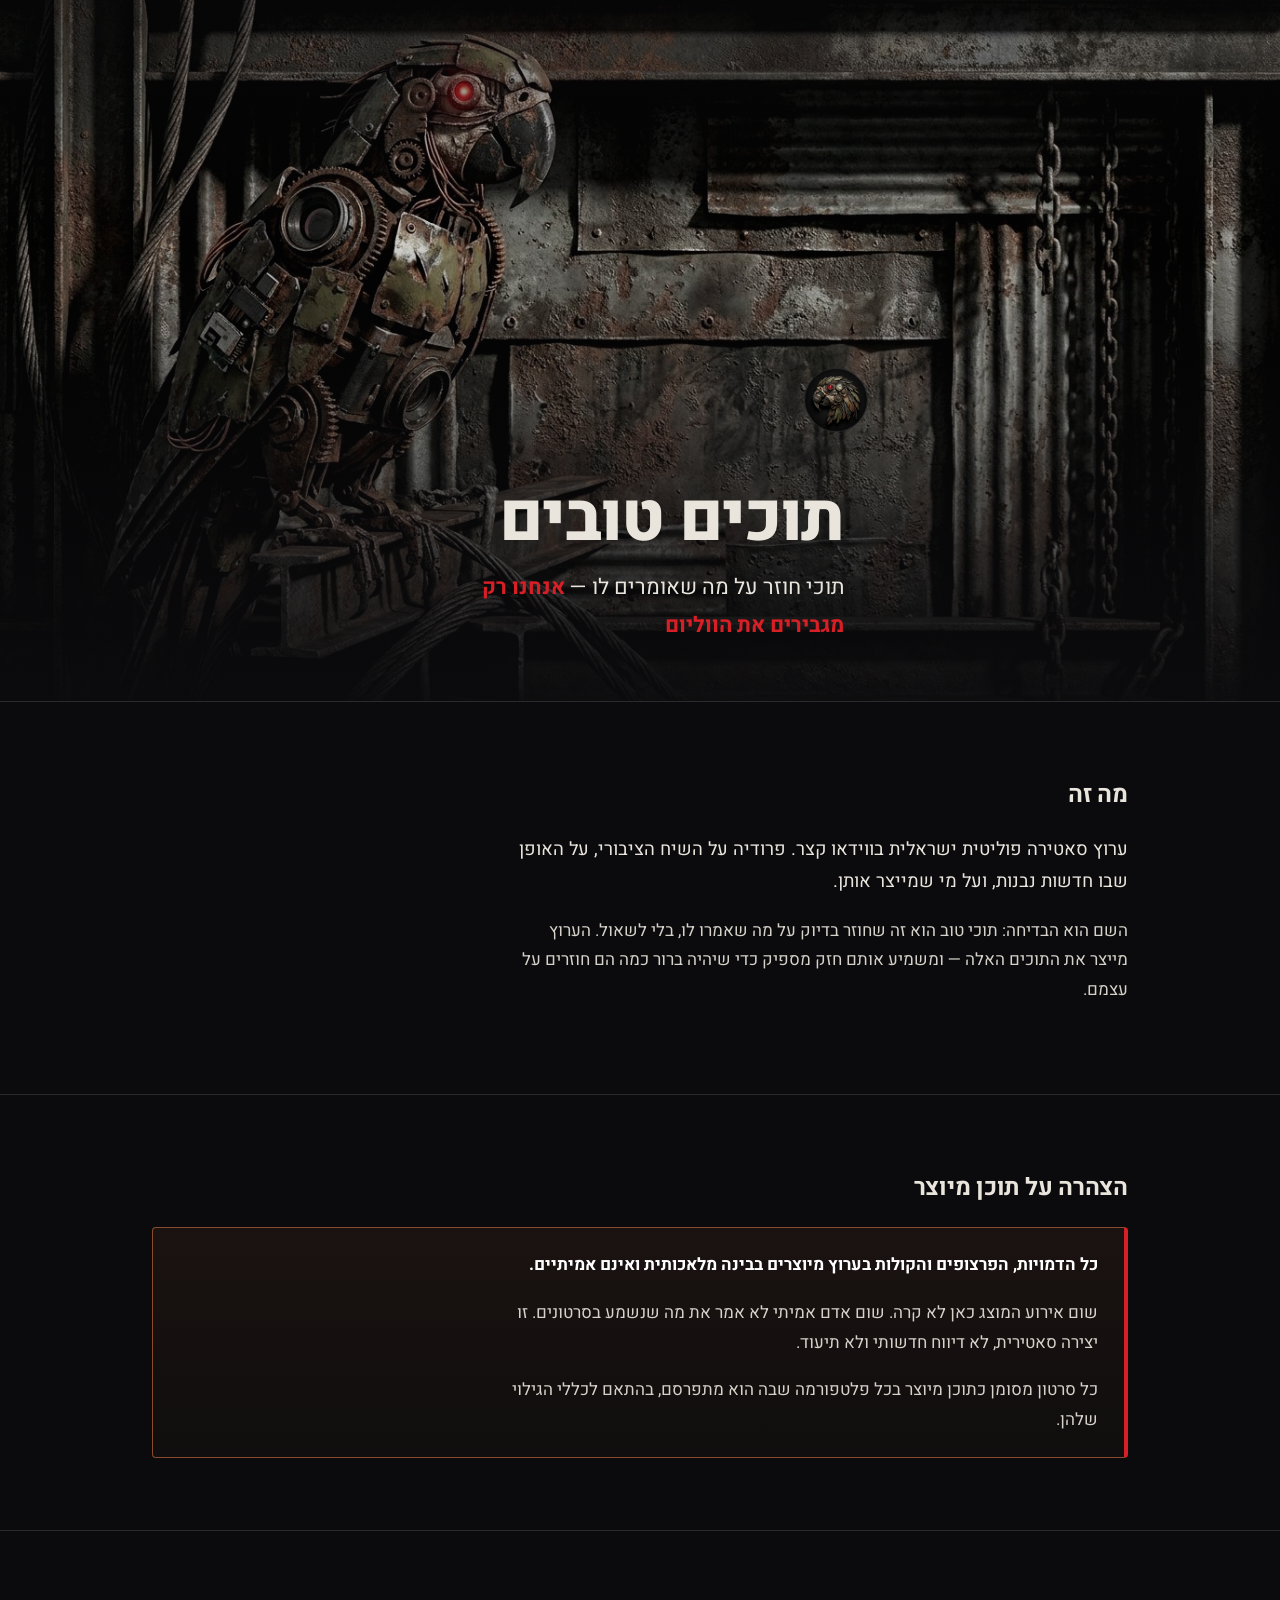
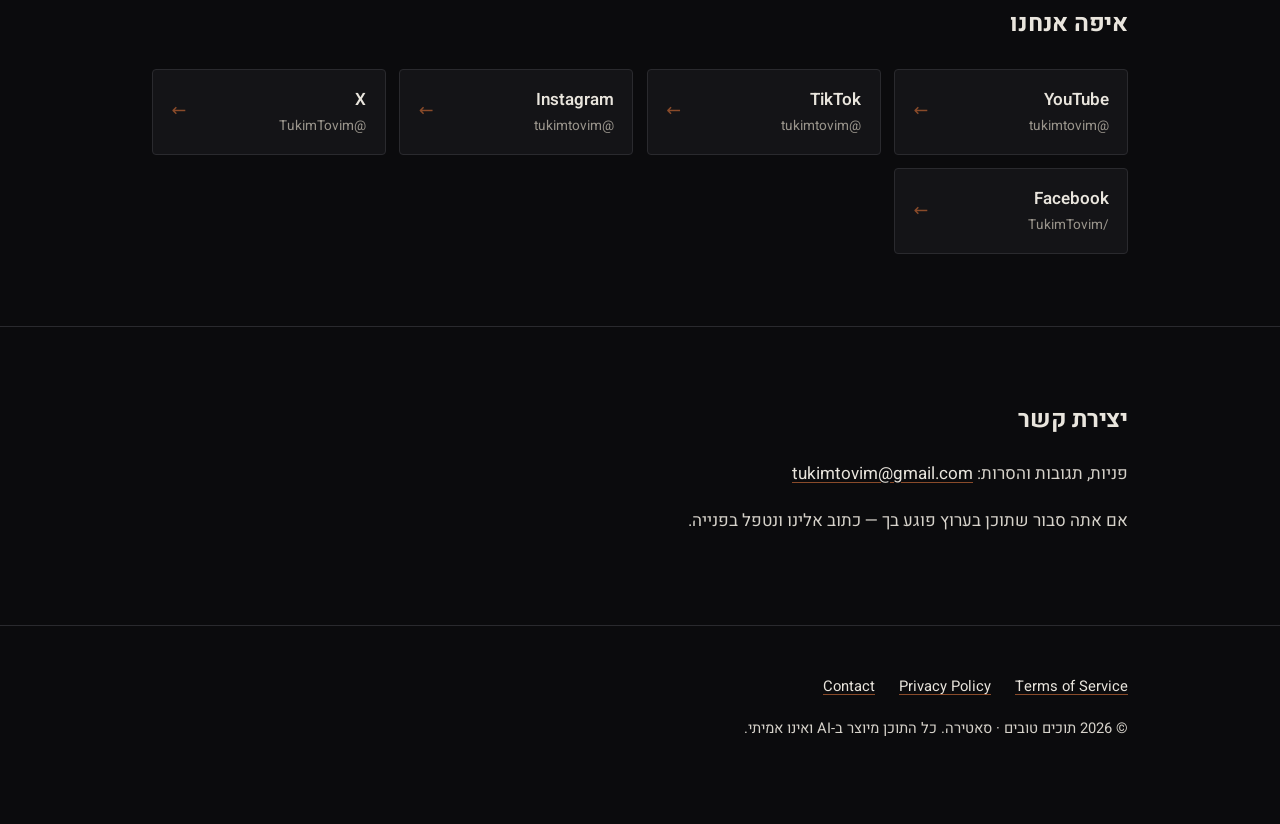
<file: index.html>
<!doctype html>
<html lang="he" dir="rtl">
<head>
<meta charset="utf-8">
<meta name="viewport" content="width=device-width,initial-scale=1">
<title>תוכים טובים — סאטירה פוליטית מיוצרת ב-AI</title>
<meta name="description" content="ערוץ סאטירה פוליטית ישראלית. כל הדמויות, הפרצופים והקולות מיוצרים בבינה מלאכותית ואינם אמיתיים.">
<meta property="og:title" content="תוכים טובים — סאטירה פוליטית מיוצרת ב-AI">
<meta property="og:description" content="תוכי חוזר על מה שאומרים לו. אנחנו רק מגבירים את הווליום.">
<meta property="og:image" content="assets/banner.jpg">
<meta property="og:type" content="website">
<link rel="icon" href="assets/icon.png">
<link rel="preconnect" href="https://fonts.googleapis.com">
<link rel="preconnect" href="https://fonts.gstatic.com" crossorigin>
<link href="https://fonts.googleapis.com/css2?family=Heebo:wght@400;600;800&display=swap" rel="stylesheet">
<link rel="stylesheet" href="style.css">
</head>
<body>

<header class="hero">
  <img src="assets/banner.jpg" alt="תוכי מכני בנוי מגרוטאות מתכת, עדשות מצלמה וכבלים">
  <div class="wrap">
    <div class="brand">
      <img src="assets/mark.png" alt="">
      <span></span>
    </div>
    <h1>תוכים טובים</h1>
    <p class="tagline">תוכי חוזר על מה שאומרים לו — <b>אנחנו רק מגבירים את הווליום</b></p>
  </div>
</header>

<main>
  <section>
    <div class="wrap">
      <h2>מה זה</h2>
      <p class="lede">ערוץ סאטירה פוליטית ישראלית בווידאו קצר. פרודיה על השיח הציבורי,
      על האופן שבו חדשות נבנות, ועל מי שמייצר אותן.</p>
      <p>השם הוא הבדיחה: תוכי טוב הוא זה שחוזר בדיוק על מה שאמרו לו, בלי לשאול.
      הערוץ מייצר את התוכים האלה — ומשמיע אותם חזק מספיק כדי שיהיה ברור כמה הם חוזרים על עצמם.</p>
    </div>
  </section>

  <section>
    <div class="wrap">
      <h2>הצהרה על תוכן מיוצר</h2>
      <div class="disclose">
        <p><strong>כל הדמויות, הפרצופים והקולות בערוץ מיוצרים בבינה מלאכותית ואינם אמיתיים.</strong></p>
        <p>שום אירוע המוצג כאן לא קרה. שום אדם אמיתי לא אמר את מה שנשמע בסרטונים.
        זו יצירה סאטירית, לא דיווח חדשותי ולא תיעוד.</p>
        <p>כל סרטון מסומן כתוכן מיוצר בכל פלטפורמה שבה הוא מתפרסם, בהתאם לכללי הגילוי שלהן.</p>
      </div>
    </div>
  </section>

  <section>
    <div class="wrap">
      <h2>איפה אנחנו</h2>
      <div class="grid">
        <a class="card" href="https://www.youtube.com/@tukimtovim" rel="me noopener" target="_blank">
          <span class="name">YouTube<span class="at">@tukimtovim</span></span><span class="arrow">←</span></a>
        <a class="card" href="https://www.tiktok.com/@tukimtovim" rel="me noopener" target="_blank">
          <span class="name">TikTok<span class="at">@tukimtovim</span></span><span class="arrow">←</span></a>
        <a class="card" href="https://www.instagram.com/tukimtovim/" rel="me noopener" target="_blank">
          <span class="name">Instagram<span class="at">@tukimtovim</span></span><span class="arrow">←</span></a>
        <a class="card" href="https://x.com/TukimTovim" rel="me noopener" target="_blank">
          <span class="name">X<span class="at">@TukimTovim</span></span><span class="arrow">←</span></a>
        <a class="card" href="https://www.facebook.com/TukimTovim" rel="me noopener" target="_blank">
          <span class="name">Facebook<span class="at">/TukimTovim</span></span><span class="arrow">←</span></a>
      </div>
    </div>
  </section>

  <section>
    <div class="wrap">
      <h2>יצירת קשר</h2>
      <p>פניות, תגובות והסרות: <a href="mailto:tukimtovim@gmail.com">tukimtovim@gmail.com</a></p>
      <p>אם אתה סבור שתוכן בערוץ פוגע בך — כתוב אלינו ונטפל בפנייה.</p>
    </div>
  </section>
</main>

<footer>
  <div class="wrap">
    <nav>
      <a href="terms.html">Terms of Service</a>
      <a href="privacy.html">Privacy Policy</a>
      <a href="mailto:tukimtovim@gmail.com">Contact</a>
    </nav>
    <p>© 2026 תוכים טובים · סאטירה. כל התוכן מיוצר ב-AI ואינו אמיתי.</p>
  </div>
</footer>

</body>
</html>
</file>
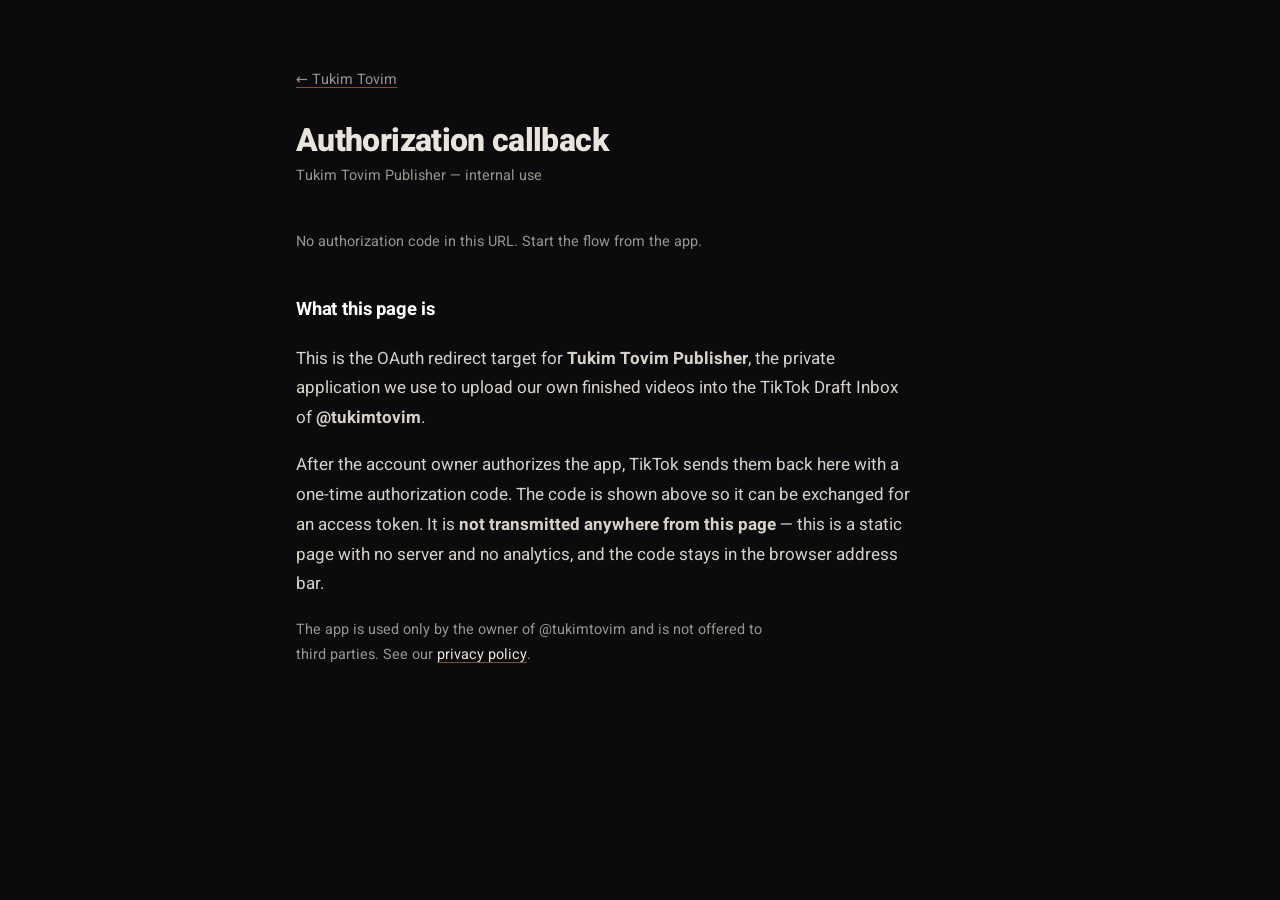
<file: oauth.html>
<!doctype html>
<html lang="en" dir="ltr">
<head>
<meta charset="utf-8">
<meta name="viewport" content="width=device-width,initial-scale=1">
<meta name="robots" content="noindex,nofollow">
<title>Authorization callback — Tukim Tovim Publisher</title>
<link rel="icon" href="assets/icon.png">
<link rel="preconnect" href="https://fonts.googleapis.com">
<link rel="preconnect" href="https://fonts.gstatic.com" crossorigin>
<link href="https://fonts.googleapis.com/css2?family=Heebo:wght@400;600;800&display=swap" rel="stylesheet">
<link rel="stylesheet" href="style.css">
<style>
  .code{
    font-family:ui-monospace,SFMono-Regular,Menlo,Consolas,monospace; font-size:.95rem;
    background:var(--ink-2); border:1px solid var(--line); border-radius:4px;
    padding:1rem 1.1rem; word-break:break-all; user-select:all; color:#fff; margin:0 0 1rem;
  }
  .copy{
    font:inherit; font-weight:600; cursor:pointer; color:var(--paper);
    background:var(--rust); border:0; border-radius:4px; padding:.6rem 1.4rem;
  }
  .copy:hover{background:var(--alarm)}
  .fail{border-color:var(--alarm)}
  .muted{color:var(--paper-dim); font-size:.9rem}
</style>
</head>
<body>
<div class="wrap legal">
  <a class="back" href="index.html">&larr; Tukim Tovim</a>
  <h1>Authorization callback</h1>
  <p class="updated">Tukim Tovim Publisher &mdash; internal use</p>

  <div id="out"></div>

  <h2>What this page is</h2>
  <p>This is the OAuth redirect target for <strong>Tukim Tovim Publisher</strong>, the
  private application we use to upload our own finished videos into the TikTok
  Draft Inbox of <strong>@tukimtovim</strong>.</p>
  <p>After the account owner authorizes the app, TikTok sends them back here with a
  one-time authorization code. The code is shown above so it can be exchanged for an
  access token. It is <strong>not transmitted anywhere from this page</strong> &mdash;
  this is a static page with no server and no analytics, and the code stays in the
  browser address bar.</p>
  <p class="muted">The app is used only by the owner of @tukimtovim and is not offered
  to third parties. See our <a href="privacy.html">privacy policy</a>.</p>
</div>

<script>
(function () {
  var q = new URLSearchParams(location.search);
  var out = document.getElementById("out");

  function block(title, body, bad) {
    var h = document.createElement("h2"); h.textContent = title; h.style.marginTop = "0";
    var p = document.createElement("p"); p.className = "code" + (bad ? " fail" : "");
    p.textContent = body;
    out.appendChild(h); out.appendChild(p);
    return p;
  }

  var err = q.get("error") || q.get("error_code");
  if (err) {
    block("Authorization failed", err + (q.get("error_description") ? " — " + q.get("error_description") : ""), true);
    return;
  }

  var code = q.get("code");
  if (!code) {
    var p = document.createElement("p");
    p.className = "muted";
    p.textContent = "No authorization code in this URL. Start the flow from the app.";
    out.appendChild(p);
    return;
  }

  var pre = block("Authorization code", code, false);
  var st = q.get("state");
  if (st) block("state", st, false);

  function copier(label, text) {
    var b = document.createElement("button");
    b.className = "copy"; b.type = "button"; b.textContent = label;
    b.style.marginInlineEnd = ".6rem";
    b.onclick = function () {
      navigator.clipboard.writeText(text).then(
        function () { b.textContent = "Copied \u2713"; },
        function () { b.textContent = "Select it above and copy manually"; }
      );
    };
    return b;
  }

  var sandbox = /^sb-/.test(q.get("state") || "");   // our auth command prefixes sandbox state
  // single quotes: the code contains '!', which bash would treat as history expansion
  var cmd = "python3 tiktok_publisher.py token '" + code + "'" + (sandbox ? " --sandbox" : "");
  block("Exchange it with", cmd, false);

  out.appendChild(copier("Copy code", code));
  out.appendChild(copier("Copy command", cmd));

  var note = document.createElement("p");
  note.className = "muted";
  note.style.marginTop = "1rem";
  note.textContent = "This code expires within minutes and can be exchanged only once.";
  out.appendChild(note);
})();
</script>
</body>
</html>
</file>
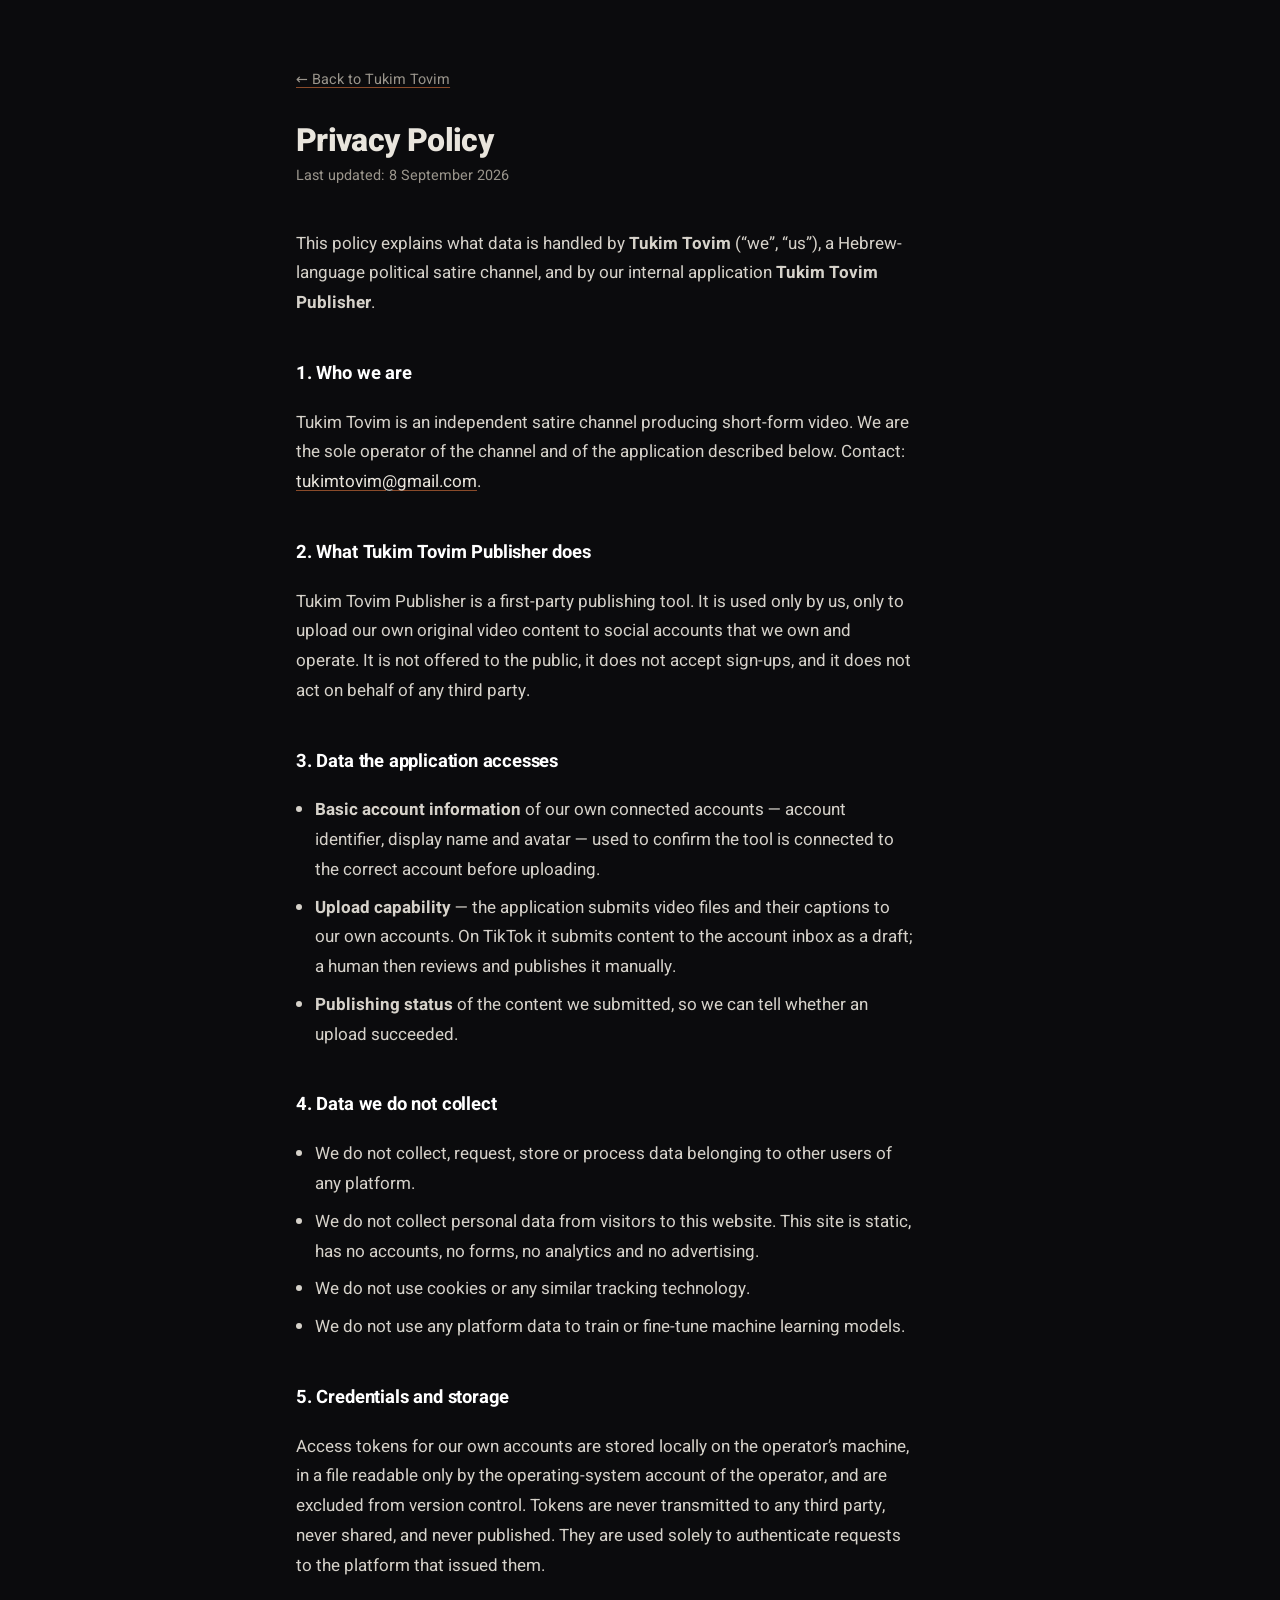
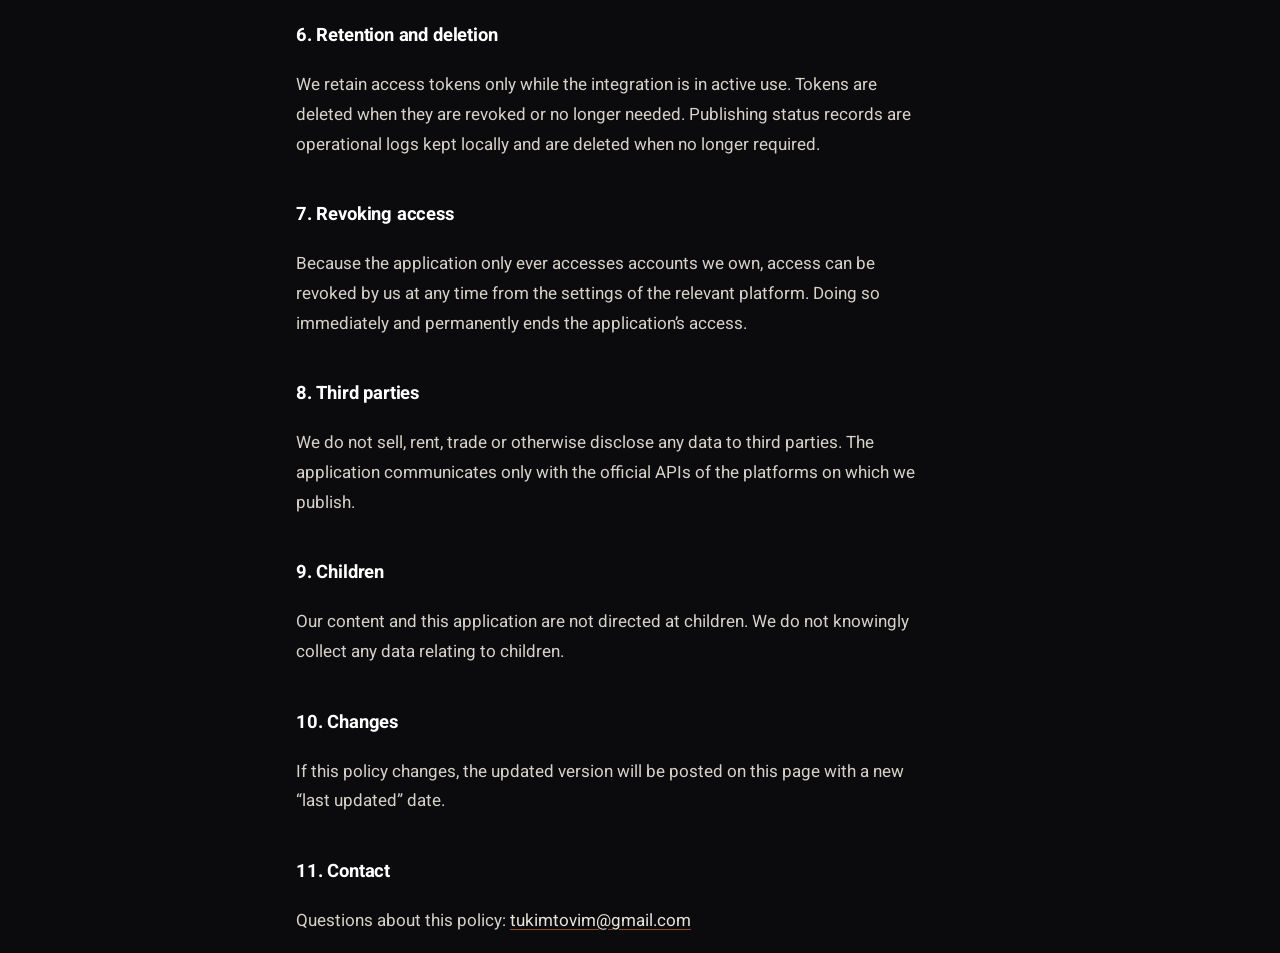
<file: privacy.html>
<!doctype html>
<html lang="en" dir="ltr">
<head>
<meta charset="utf-8">
<meta name="viewport" content="width=device-width,initial-scale=1">
<title>Privacy Policy — Tukim Tovim</title>
<meta name="description" content="Privacy policy for Tukim Tovim and the Tukim Tovim Publisher application.">
<link rel="icon" href="assets/icon.png">
<link rel="preconnect" href="https://fonts.googleapis.com">
<link rel="preconnect" href="https://fonts.gstatic.com" crossorigin>
<link href="https://fonts.googleapis.com/css2?family=Heebo:wght@400;600;800&display=swap" rel="stylesheet">
<link rel="stylesheet" href="style.css">
</head>
<body>
<div class="wrap legal">
  <a class="back" href="index.html">&larr; Back to Tukim Tovim</a>
  <h1>Privacy Policy</h1>
  <p class="updated">Last updated: 8 September 2026</p>

  <p>This policy explains what data is handled by <strong>Tukim Tovim</strong>
  (“we”, “us”), a Hebrew-language political satire channel, and by our internal
  application <strong>Tukim Tovim Publisher</strong>.</p>

  <h2>1. Who we are</h2>
  <p>Tukim Tovim is an independent satire channel producing short-form video.
  We are the sole operator of the channel and of the application described below.
  Contact: <a href="mailto:tukimtovim@gmail.com">tukimtovim@gmail.com</a>.</p>

  <h2>2. What Tukim Tovim Publisher does</h2>
  <p>Tukim Tovim Publisher is a first-party publishing tool. It is used only by us,
  only to upload our own original video content to social accounts that we own and
  operate. It is not offered to the public, it does not accept sign-ups, and it does
  not act on behalf of any third party.</p>

  <h2>3. Data the application accesses</h2>
  <ul>
    <li><strong>Basic account information</strong> of our own connected accounts —
    account identifier, display name and avatar — used to confirm the tool is
    connected to the correct account before uploading.</li>
    <li><strong>Upload capability</strong> — the application submits video files
    and their captions to our own accounts. On TikTok it submits content to the
    account inbox as a draft; a human then reviews and publishes it manually.</li>
    <li><strong>Publishing status</strong> of the content we submitted, so we can
    tell whether an upload succeeded.</li>
  </ul>

  <h2>4. Data we do not collect</h2>
  <ul>
    <li>We do not collect, request, store or process data belonging to other users
    of any platform.</li>
    <li>We do not collect personal data from visitors to this website. This site is
    static, has no accounts, no forms, no analytics and no advertising.</li>
    <li>We do not use cookies or any similar tracking technology.</li>
    <li>We do not use any platform data to train or fine-tune machine learning models.</li>
  </ul>

  <h2>5. Credentials and storage</h2>
  <p>Access tokens for our own accounts are stored locally on the operator’s
  machine, in a file readable only by the operating-system account of the operator,
  and are excluded from version control. Tokens are never transmitted to any third
  party, never shared, and never published. They are used solely to authenticate
  requests to the platform that issued them.</p>

  <h2>6. Retention and deletion</h2>
  <p>We retain access tokens only while the integration is in active use. Tokens are
  deleted when they are revoked or no longer needed. Publishing status records are
  operational logs kept locally and are deleted when no longer required.</p>

  <h2>7. Revoking access</h2>
  <p>Because the application only ever accesses accounts we own, access can be
  revoked by us at any time from the settings of the relevant platform. Doing so
  immediately and permanently ends the application’s access.</p>

  <h2>8. Third parties</h2>
  <p>We do not sell, rent, trade or otherwise disclose any data to third parties.
  The application communicates only with the official APIs of the platforms on
  which we publish.</p>

  <h2>9. Children</h2>
  <p>Our content and this application are not directed at children. We do not
  knowingly collect any data relating to children.</p>

  <h2>10. Changes</h2>
  <p>If this policy changes, the updated version will be posted on this page with a
  new “last updated” date.</p>

  <h2>11. Contact</h2>
  <p>Questions about this policy: <a href="mailto:tukimtovim@gmail.com">tukimtovim@gmail.com</a></p>
</div>
</body>
</html>
</file>
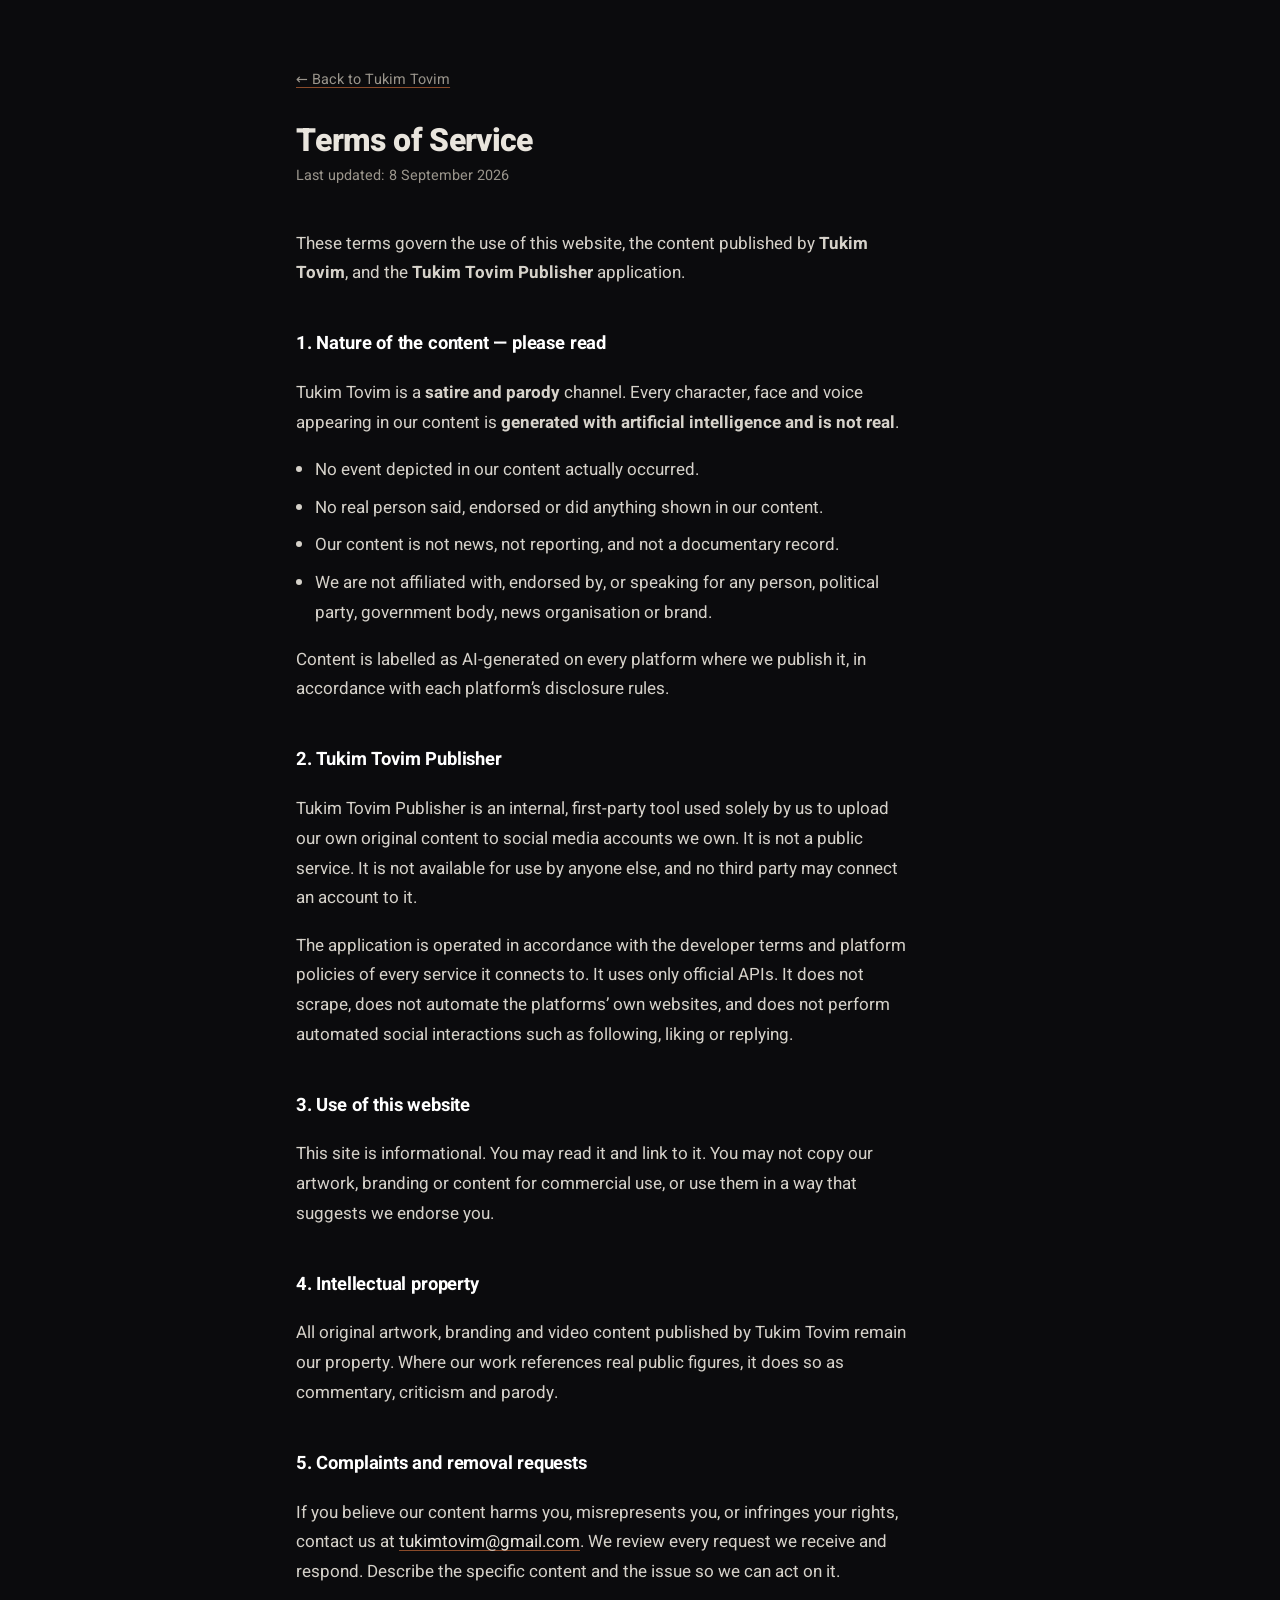
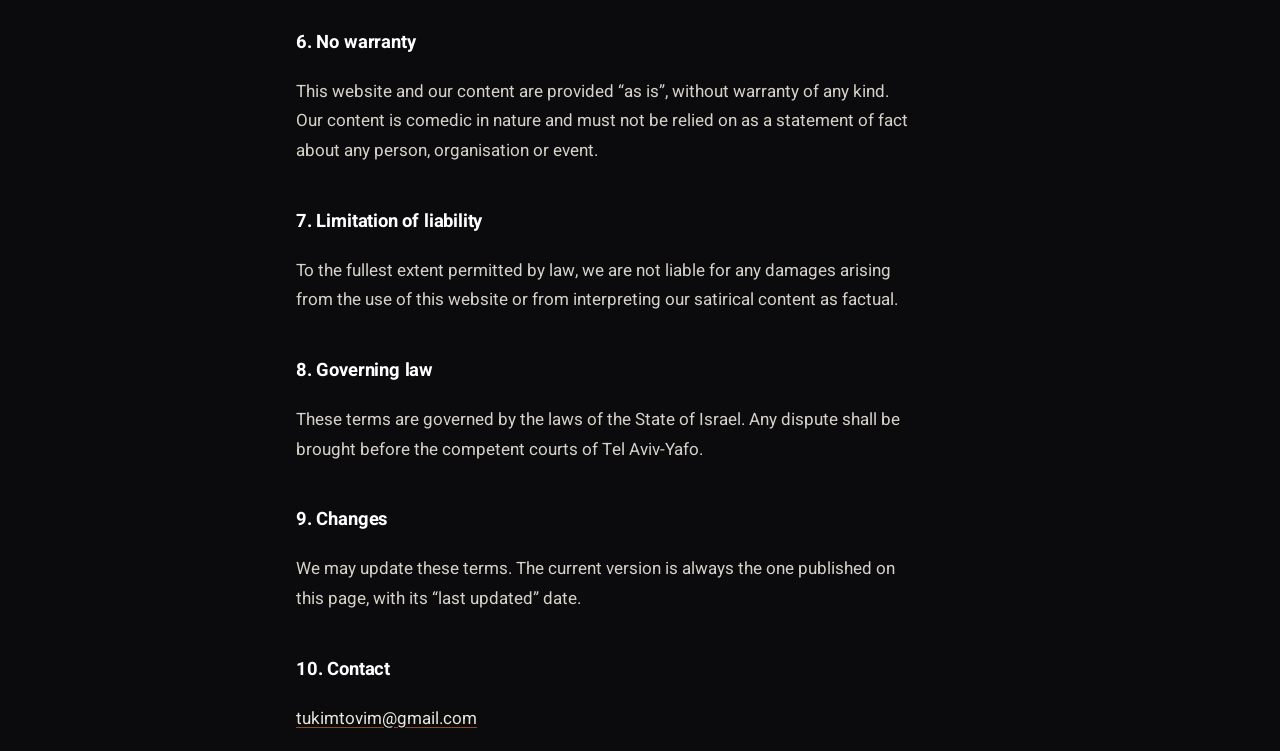
<file: terms.html>
<!doctype html>
<html lang="en" dir="ltr">
<head>
<meta charset="utf-8">
<meta name="viewport" content="width=device-width,initial-scale=1">
<title>Terms of Service — Tukim Tovim</title>
<meta name="description" content="Terms of service for Tukim Tovim and the Tukim Tovim Publisher application.">
<link rel="icon" href="assets/icon.png">
<link rel="preconnect" href="https://fonts.googleapis.com">
<link rel="preconnect" href="https://fonts.gstatic.com" crossorigin>
<link href="https://fonts.googleapis.com/css2?family=Heebo:wght@400;600;800&display=swap" rel="stylesheet">
<link rel="stylesheet" href="style.css">
</head>
<body>
<div class="wrap legal">
  <a class="back" href="index.html">&larr; Back to Tukim Tovim</a>
  <h1>Terms of Service</h1>
  <p class="updated">Last updated: 8 September 2026</p>

  <p>These terms govern the use of this website, the content published by
  <strong>Tukim Tovim</strong>, and the <strong>Tukim Tovim Publisher</strong>
  application.</p>

  <h2>1. Nature of the content — please read</h2>
  <p>Tukim Tovim is a <strong>satire and parody</strong> channel. Every character,
  face and voice appearing in our content is <strong>generated with artificial
  intelligence and is not real</strong>.</p>
  <ul>
    <li>No event depicted in our content actually occurred.</li>
    <li>No real person said, endorsed or did anything shown in our content.</li>
    <li>Our content is not news, not reporting, and not a documentary record.</li>
    <li>We are not affiliated with, endorsed by, or speaking for any person,
    political party, government body, news organisation or brand.</li>
  </ul>
  <p>Content is labelled as AI-generated on every platform where we publish it, in
  accordance with each platform’s disclosure rules.</p>

  <h2>2. Tukim Tovim Publisher</h2>
  <p>Tukim Tovim Publisher is an internal, first-party tool used solely by us to
  upload our own original content to social media accounts we own. It is not a
  public service. It is not available for use by anyone else, and no third party
  may connect an account to it.</p>
  <p>The application is operated in accordance with the developer terms and
  platform policies of every service it connects to. It uses only official APIs.
  It does not scrape, does not automate the platforms’ own websites, and does not
  perform automated social interactions such as following, liking or replying.</p>

  <h2>3. Use of this website</h2>
  <p>This site is informational. You may read it and link to it. You may not copy
  our artwork, branding or content for commercial use, or use them in a way that
  suggests we endorse you.</p>

  <h2>4. Intellectual property</h2>
  <p>All original artwork, branding and video content published by Tukim Tovim
  remain our property. Where our work references real public figures, it does so
  as commentary, criticism and parody.</p>

  <h2>5. Complaints and removal requests</h2>
  <p>If you believe our content harms you, misrepresents you, or infringes your
  rights, contact us at
  <a href="mailto:tukimtovim@gmail.com">tukimtovim@gmail.com</a>. We review every
  request we receive and respond. Describe the specific content and the issue so we
  can act on it.</p>

  <h2>6. No warranty</h2>
  <p>This website and our content are provided “as is”, without warranty of any
  kind. Our content is comedic in nature and must not be relied on as a statement
  of fact about any person, organisation or event.</p>

  <h2>7. Limitation of liability</h2>
  <p>To the fullest extent permitted by law, we are not liable for any damages
  arising from the use of this website or from interpreting our satirical content
  as factual.</p>

  <h2>8. Governing law</h2>
  <p>These terms are governed by the laws of the State of Israel. Any dispute shall
  be brought before the competent courts of Tel Aviv-Yafo.</p>

  <h2>9. Changes</h2>
  <p>We may update these terms. The current version is always the one published on
  this page, with its “last updated” date.</p>

  <h2>10. Contact</h2>
  <p><a href="mailto:tukimtovim@gmail.com">tukimtovim@gmail.com</a></p>
</div>
</body>
</html>
</file>
<file: style.css>
/* Tukim Tovim — scrapyard palette pulled from the mascot art */
:root{
  --ink:#0b0b0d; --ink-2:#141417; --line:#2a2a2e;
  --rust:#8a4b2a; --olive:#6b7350; --alarm:#d81f26;
  --paper:#e9e5dd; --paper-dim:#9a958c;
  --wide:64rem;
}
*{box-sizing:border-box}
html{scroll-behavior:smooth}
body{
  margin:0; background:var(--ink); color:var(--paper);
  font-family:"Heebo",system-ui,-apple-system,"Segoe UI",Arial,sans-serif;
  font-size:17px; line-height:1.75; -webkit-font-smoothing:antialiased;
}
img{max-width:100%; display:block}
a{color:var(--paper); text-decoration-color:var(--rust); text-underline-offset:3px}
a:hover{color:#fff; text-decoration-color:var(--alarm)}
.wrap{max-width:var(--wide); margin:0 auto; padding:0 1.5rem}

/* ---- hero ---- */
.hero{position:relative; min-height:78vh; display:grid; align-items:end; overflow:hidden;
      border-bottom:1px solid var(--line)}
.hero img{position:absolute; inset:0; width:100%; height:100%; object-fit:cover;
          filter:saturate(.85) contrast(1.05)}
.hero::after{content:""; position:absolute; inset:0;
  background:linear-gradient(180deg,rgba(11,11,13,.55) 0%,rgba(11,11,13,.2) 35%,rgba(11,11,13,.97) 100%)}
.hero .wrap{position:relative; z-index:1; padding-bottom:3.5rem; padding-top:6rem}
.brand{display:flex; align-items:center; gap:1rem; margin-bottom:1.25rem}
.brand img{width:64px; height:64px; border-radius:50%; border:1px solid var(--line)}
h1{font-size:clamp(2.4rem,7vw,4.2rem); line-height:1.05; margin:0; letter-spacing:-.02em; font-weight:800}
.tagline{font-size:clamp(1.05rem,2.6vw,1.35rem); color:var(--paper); margin:.9rem 0 0; max-width:34ch}
.tagline b{color:var(--alarm); font-weight:700}

/* ---- sections ---- */
section{padding:4.5rem 0; border-bottom:1px solid var(--line)}
h2{font-size:1.5rem; margin:0 0 1.1rem; letter-spacing:-.01em}
p{margin:0 0 1.1rem; max-width:62ch; color:#d6d2ca}
.lede{font-size:1.15rem; color:var(--paper)}

/* the disclosure block — the thing reviewers and viewers must not miss */
.disclose{
  border:1px solid var(--rust); border-inline-start:4px solid var(--alarm);
  background:linear-gradient(180deg,rgba(138,75,42,.12),rgba(138,75,42,.04));
  padding:1.4rem 1.6rem; border-radius:4px;
}
.disclose p:last-child{margin-bottom:0}
.disclose strong{color:#fff}

/* ---- platform grid ---- */
.grid{display:grid; grid-template-columns:repeat(auto-fill,minmax(230px,1fr)); gap:.85rem; margin-top:1.5rem}
.card{
  display:flex; align-items:center; justify-content:space-between; gap:.75rem;
  border:1px solid var(--line); background:var(--ink-2); border-radius:4px;
  padding:.95rem 1.15rem; text-decoration:none; transition:border-color .15s, transform .15s, background .15s;
}
.card:hover{border-color:var(--rust); background:#1a1a1e; transform:translateY(-2px)}
.card .name{font-weight:600}
.card .at{display:block; color:var(--paper-dim); font-size:.85rem; font-weight:400}
.card .arrow{color:var(--rust); font-size:1.1rem}

/* ---- footer ---- */
footer{padding:3rem 0 4rem; color:var(--paper-dim); font-size:.92rem}
footer nav{display:flex; gap:1.5rem; flex-wrap:wrap; margin-bottom:1rem}

/* ---- legal pages ---- */
.legal{padding-top:4rem; max-width:46rem}
.legal h1{font-size:2rem; margin-bottom:.35rem}
.legal .updated{color:var(--paper-dim); font-size:.9rem; margin-bottom:2.5rem}
.legal h2{margin-top:2.5rem; font-size:1.15rem; color:#fff}
.legal ul{padding-inline-start:1.2rem; color:#d6d2ca; max-width:62ch}
.legal li{margin-bottom:.5rem}
.back{display:inline-block; margin-bottom:2rem; color:var(--paper-dim); font-size:.9rem}

@media (max-width:600px){
  body{font-size:16px}
  .hero{min-height:66vh}
  .brand img{width:52px; height:52px}
}
</file>
